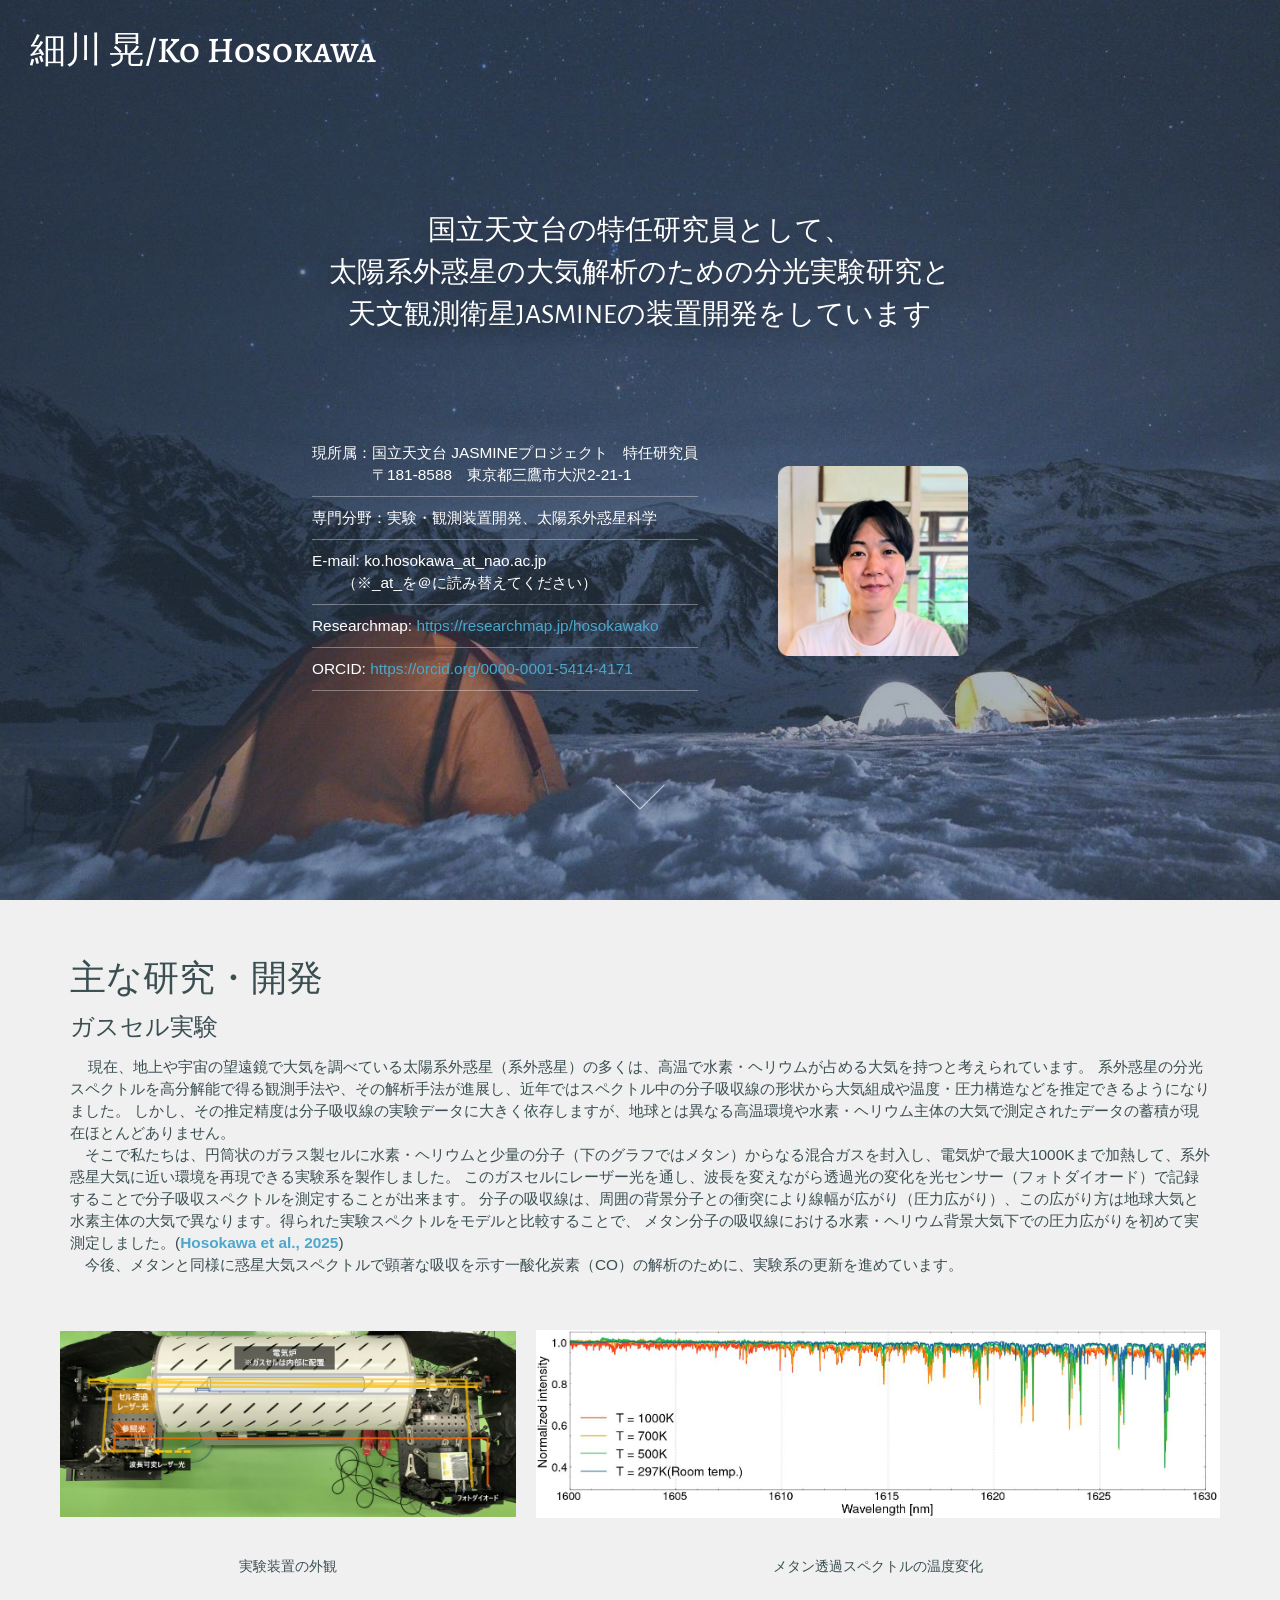
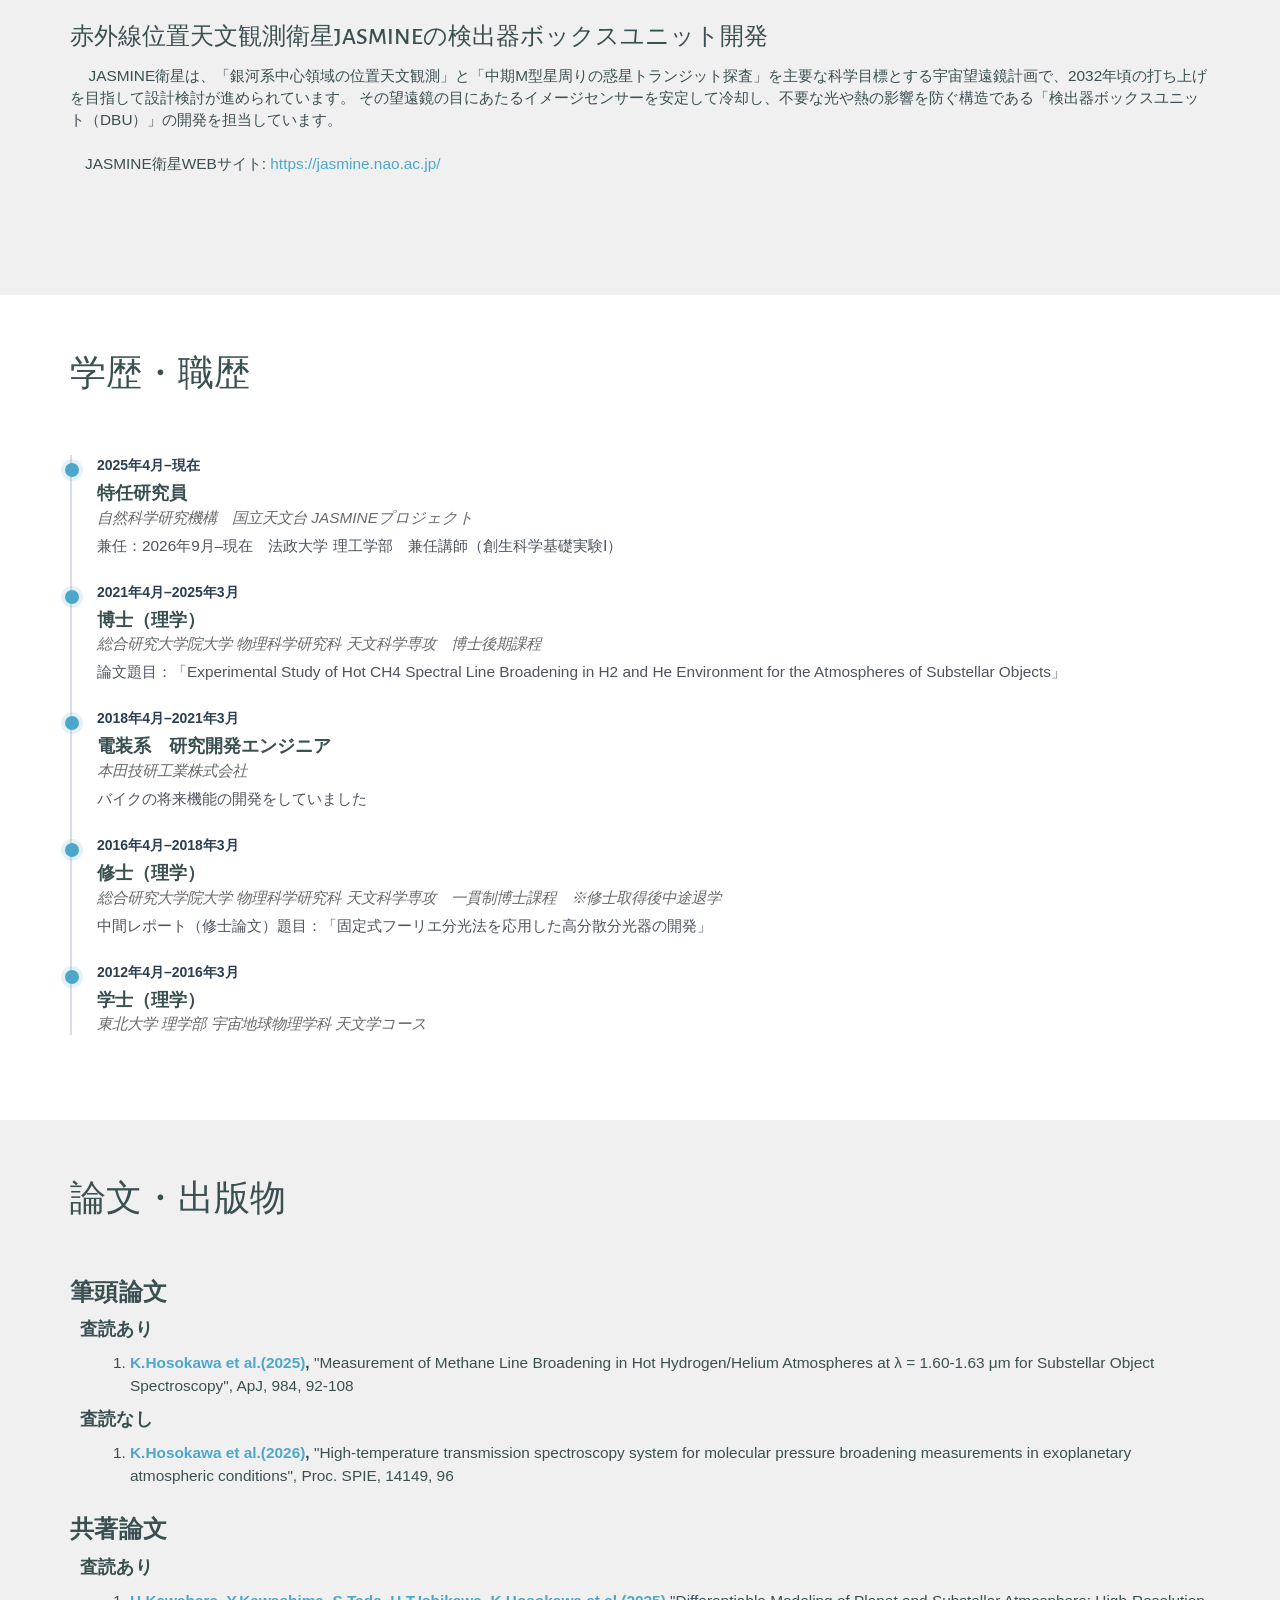
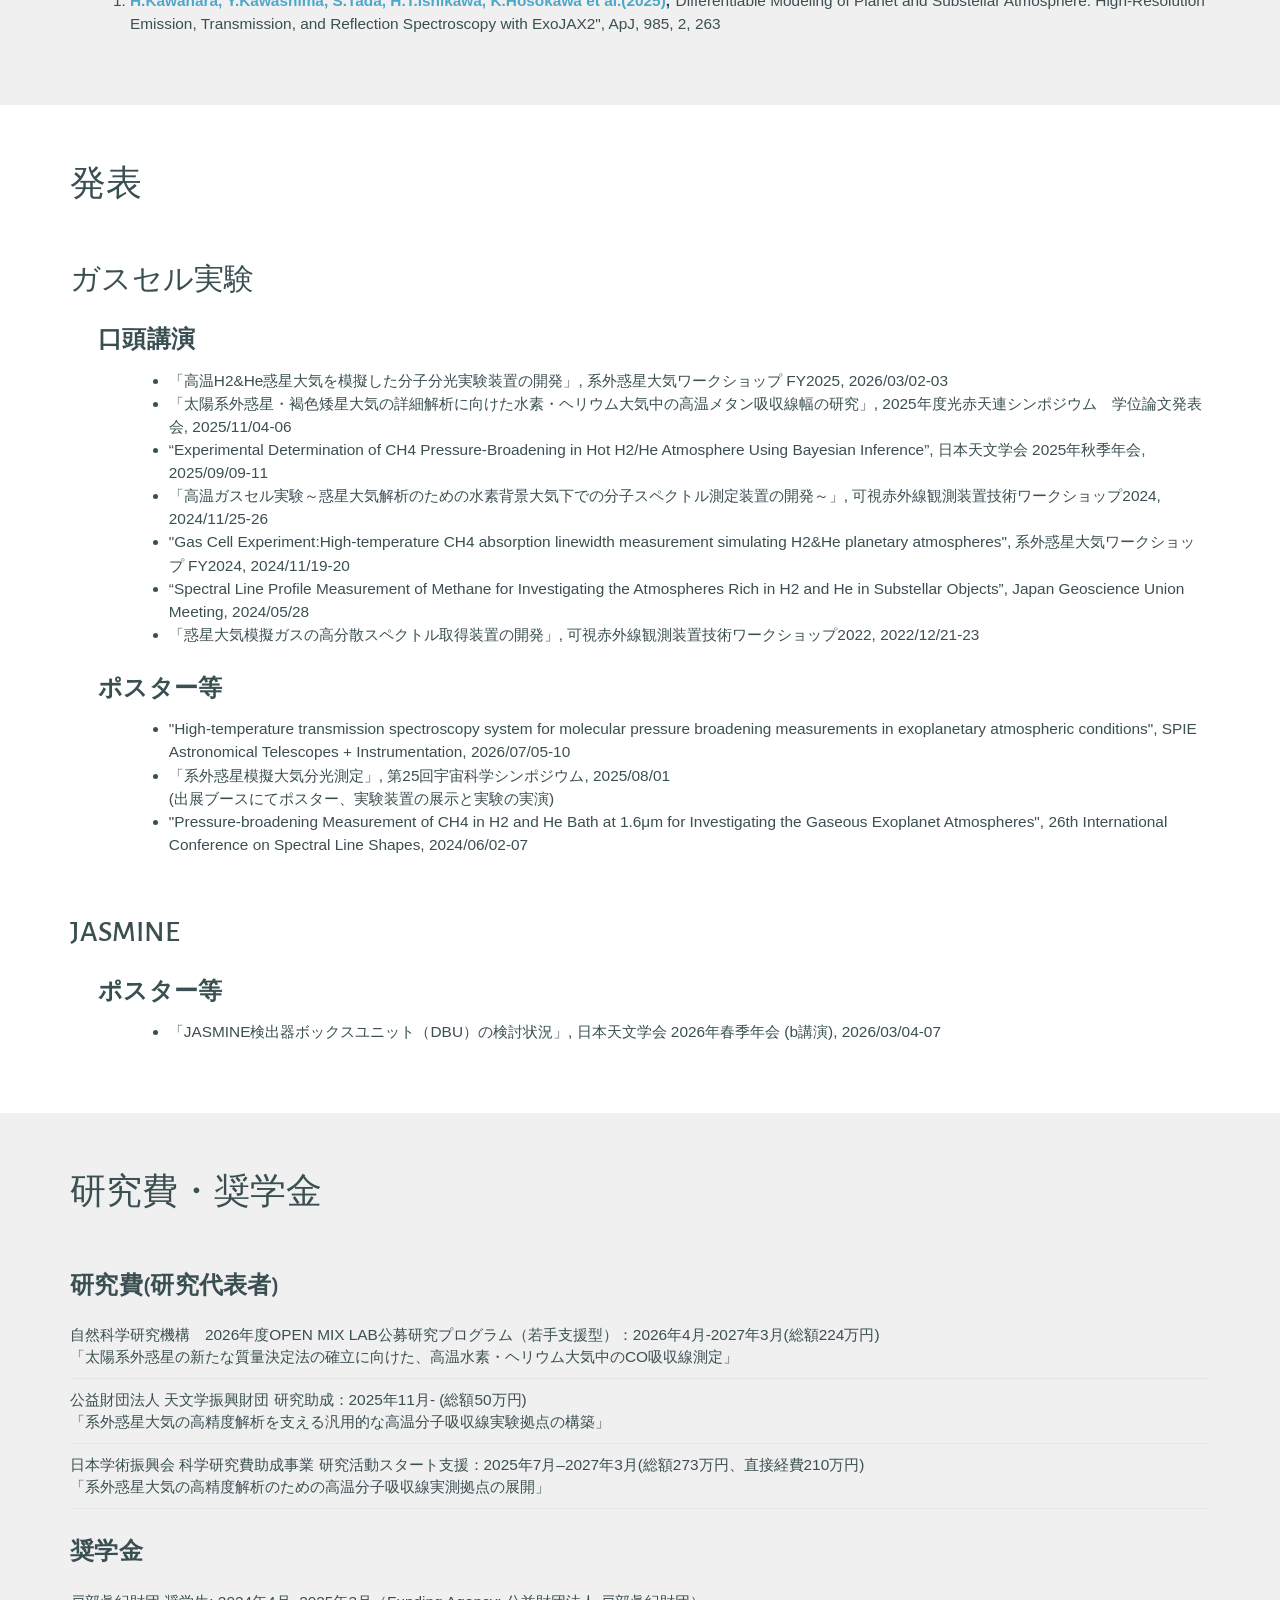
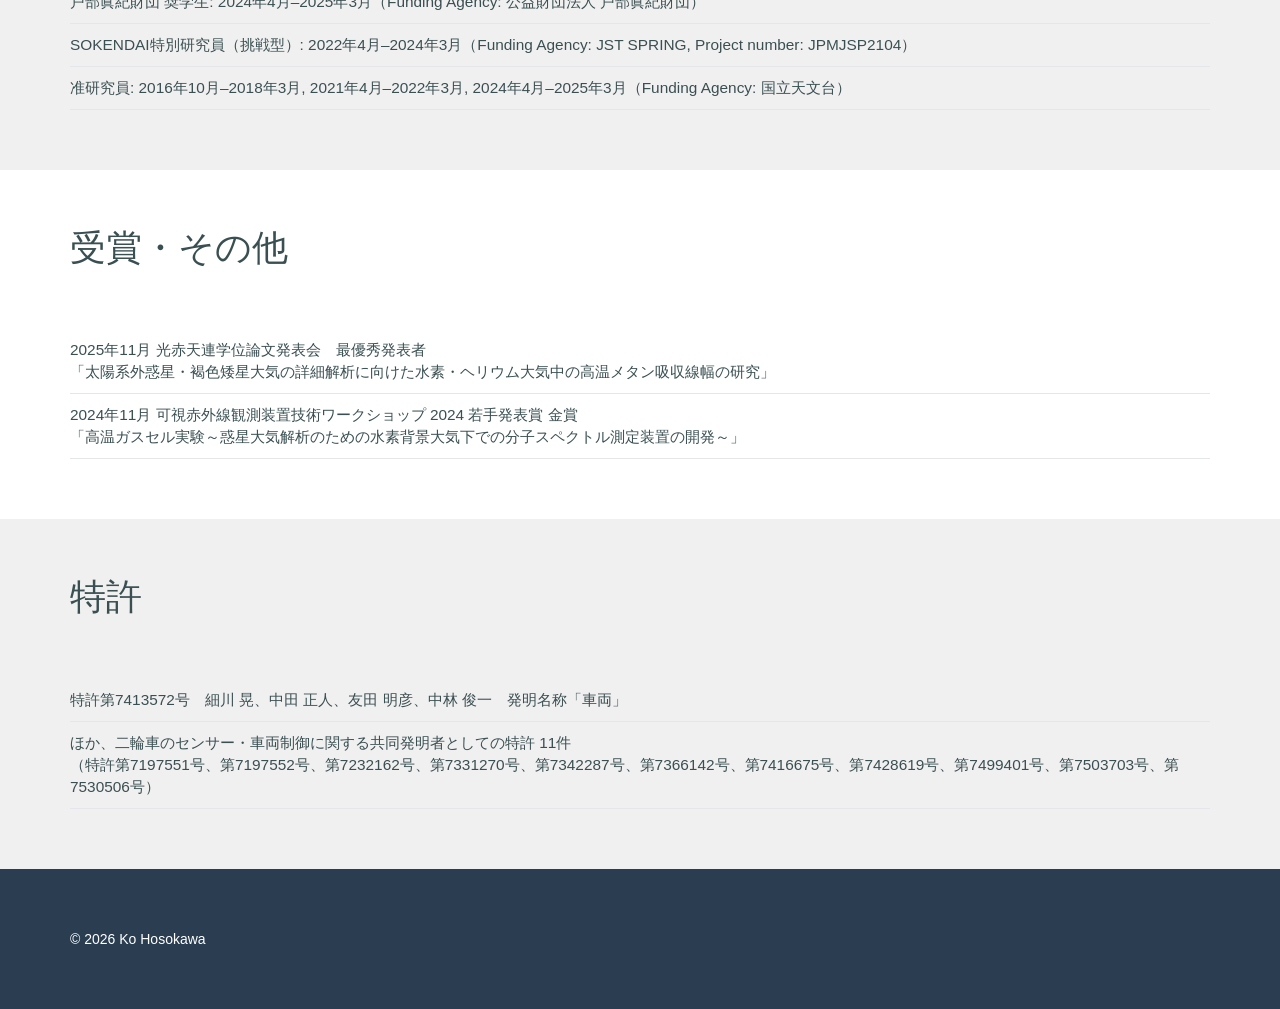
<file: index.html>
<!DOCTYPE html>
<!--[if IE 7 ]><html class="ie ie7 lte9 lte8 lte7" lang="en-US"><![endif]-->
<!--[if IE 8]><html class="ie ie8 lte9 lte8" lang="en-US"><![endif]-->
<!--[if IE 9]><html class="ie ie9 lte9" lang="en-US"><![endif]-->
<!--[if (gt IE 9)|!(IE)]><!-->
<html class="noIE" lang="en-US">
<!--<![endif]-->
	<head>
		<title>Ko Hosokawa</title>

		<!-- meta -->
		<meta http-equiv="X-UA-Compatible" content="IE=edge">
		<meta http-equiv="Content-Type" content="text/html; charset=UTF-8"/>
		<meta name="viewport" content="width=device-width, initial-scale = 1.0, maximum-scale=1.0, user-scalable=no"/>
		
		<!-- google fonts -->
		<link rel="stylesheet" href="https://fonts.googleapis.com/css?family=PT+Sans">
		<link rel="stylesheet" href="https://fonts.googleapis.com/css?family=Droid+Serif:regular,bold"/>
		<link rel="stylesheet" href="https://fonts.googleapis.com/css?family=Alegreya+Sans:regular,italic,bold,bolditalic"/>
		<link rel="stylesheet" href="https://fonts.googleapis.com/css?family=Nixie+One:regular,italic,bold,bolditalic"/>
		<link rel="stylesheet" href="https://fonts.googleapis.com/css?family=Alegreya+SC:regular,italic,bold,bolditalic"/>
		
		<!-- css -->
		<link rel="stylesheet" href="assets/css/bootstrap.min.css">
		<link rel="stylesheet" href="assets/css/font-awesome.min.css">
		<link rel="stylesheet" href="assets/css/style.css" media="screen"/>

		<!-- HTML5 shim and Respond.js IE8 support of HTML5 elements and media queries -->
		<!--[if lt IE 9]>
			<script src="assets/js/html5shiv.js"></script>
			<script src="assets/js/respond.js"></script>
		<![endif]-->

		<!--[if IE 8]>
	    	<script src="assets/js/selectivizr.js"></script>
	    <![endif]-->
	</head>
	
	<body>

		<div id="wrapper">
			
			<div id="header" class="content-block header-wrapper">
				<div class="header-wrapper-inner">
					<section class="top clearfix">
						<div class="pull-left">
							<h1><a class="logo">細川 晃/Ko Hosokawa</a></h1>
						</div>
						<!-- <div class="pull-right lang-switch">
							<a class="flag-link active" href="index.html" aria-label="日本語ページ">JP</a>
							<a class="flag-link" href="en.html" aria-label="English page">EN</a>
						</div> -->
					</section>
					<section class="center hero">
						<div id="profile" class="hero-profile container text-center">
							<!-- <div class="hero-avatar">
								<img src="assets/images/testimonial_11-190x190.jpg" alt="Profile photo">
							</div> -->
							<div class="slogan">
								国立天文台の特任研究員として、<br>太陽系外惑星の大気解析のための分光実験研究と<br>天文観測衛星JASMINEの装置開発をしています
							</div>
							<div class="hero-profile-details">
								<ul class="lined-list hero-profile-list">
									<li>現所属：国立天文台 JASMINEプロジェクト　特任研究員<br>
									　　　　〒181-8588　東京都三鷹市大沢2-21-1</li>
									<li>専門分野：実験・観測装置開発、太陽系外惑星科学</li>
									<li>E-mail: ko.hosokawa_at_nao.ac.jp<br>
										　　（※_at_を＠に読み替えてください）</li>
									<li>Researchmap: <a href="https://researchmap.jp/hosokawako" target="_blank" rel="noopener">https://researchmap.jp/hosokawako</a></li>
									<li>ORCID: <a href="https://orcid.org/0000-0001-5414-4171" target="_blank" rel="noopener">https://orcid.org/0000-0001-5414-4171</a></li>
								</ul>
								<img class="hero-profile-photo" src="assets/images/20260726-selfie-square2.png" alt="プロフィール写真">
							</div>
							
						</div>
					</section>
					
<section class="bottom">
						<a id="scrollToContent" href="#research">
							<img src="assets/images/arrow_down.png">
						</a>
					</section>
				</div>
			</div><!-- header -->

			<div class="content-block cv-section" id="research">
				<div class="container">
					<header class="block-heading cleafix">
						<h1>主な研究・開発</h1>
						<h3>ガスセル実験</h3>
					</header>
					<p class="indent-text">現在、地上や宇宙の望遠鏡で大気を調べている太陽系外惑星（系外惑星）の多くは、高温で水素・ヘリウムが占める大気を持つと考えられています。
						系外惑星の分光スペクトルを高分解能で得る観測手法や、その解析手法が進展し、近年ではスペクトル中の分子吸収線の形状から大気組成や温度・圧力構造などを推定できるようになりました。
						しかし、その推定精度は分子吸収線の実験データに大きく依存しますが、地球とは異なる高温環境や水素・ヘリウム主体の大気で測定されたデータの蓄積が現在ほとんどありません。<br>
						　そこで私たちは、円筒状のガラス製セルに水素・ヘリウムと少量の分子（下のグラフではメタン）からなる混合ガスを封入し、電気炉で最大1000Kまで加熱して、系外惑星大気に近い環境を再現できる実験系を製作しました。
						このガスセルにレーザー光を通し、波長を変えながら透過光の変化を光センサー（フォトダイオード）で記録することで分子吸収スペクトルを測定することが出来ます。
						分子の吸収線は、周囲の背景分子との衝突により線幅が広がり（圧力広がり）、この広がり方は地球大気と水素主体の大気で異なります。得られた実験スペクトルをモデルと比較することで、
						メタン分子の吸収線における水素・ヘリウム背景大気下での圧力広がりを初めて実測定しました。(<strong><a href="https://iopscience.iop.org/article/10.3847/1538-4357/adc455" target="_blank" rel="noopener">Hosokawa et al., 2025</a></strong>)<br>
						　今後、メタンと同様に惑星大気スペクトルで顕著な吸収を示す一酸化炭素（CO）の解析のために、実験系の更新を進めています。</p>

						
						<div class="experiment-images">
							<figure class="experiment-item experiment-item-setup">
								<img class="Experimental-setup" src="assets/images/Gascell-overview_fig_HP.png" alt="ガスセル実験系">
								<figcaption class="experiment-caption">実験装置の外観</figcaption>
							</figure>
							<figure class="experiment-item experiment-item-spectra">
								<img class="CH4-spectra" src="assets/images/240703_w1600-1630_r00025_CH4VMR01-5path_T300-1000K_VSTemp_overlay.jpg" alt="取得スペクトル">
								<figcaption class="experiment-caption">メタン透過スペクトルの温度変化</figcaption>
							</figure>
						</div>

						<div class="spacer-lg"></div>

						<h3>赤外線位置天文観測衛星JASMINEの検出器ボックスユニット開発</h3>
						<p class="indent-text">JASMINE衛星は、「銀河系中心領域の位置天文観測」と「中期M型星周りの惑星トランジット探査」を主要な科学目標とする宇宙望遠鏡計画で、2032年頃の打ち上げを目指して設計検討が進められています。
							その望遠鏡の目にあたるイメージセンサーを安定して冷却し、不要な光や熱の影響を防ぐ構造である「検出器ボックスユニット（DBU）」の開発を担当しています。<br><br>
						　JASMINE衛星WEBサイト: <a href="https://jasmine.nao.ac.jp/" target="_blank" rel="noopener">https://jasmine.nao.ac.jp/</a></p>
					<section class="block-body">
					</section>
				</div>
			</div>

			<div class="content-block cv-section alt" id="background">
				<div class="container">
					<header class="block-heading cleafix">
						<h1>学歴・職歴</h1>
					</header>
					<section class="block-body">
						<div class="cv-timeline">
							<div class="cv-item">
								<div class="cv-year">2025年4月–現在</div>
								<div class="cv-content">
									<div class="cv-title">特任研究員</div>
									<div class="cv-meta">自然科学研究機構　国立天文台 JASMINEプロジェクト</div>
									<p class="cv-note">兼任：2026年9月–現在　法政大学 理工学部　兼任講師（創生科学基礎実験Ⅰ）</p>
								</div>
							</div>
							<div class="cv-item">
								<div class="cv-year">2021年4月–2025年3月</div>
								<div class="cv-content">
									<div class="cv-title">博士（理学）</div>
									<div class="cv-meta">総合研究大学院大学 物理科学研究科 天文科学専攻　博士後期課程</div>
									<p class="cv-note">論文題目：「Experimental Study of Hot CH4 Spectral Line Broadening in H2 and He Environment for the Atmospheres of Substellar Objects」</p>
								</div>
							</div>
							<div class="cv-item">
								<div class="cv-year">2018年4月–2021年3月</div>
								<div class="cv-content">
									<div class="cv-title">電装系　研究開発エンジニア</div>
									<div class="cv-meta">本田技研工業株式会社</div>
									<p class="cv-note">バイクの将来機能の開発をしていました</p>
								</div>
							</div>
							<div class="cv-item">
								<div class="cv-year">2016年4月–2018年3月</div>
								<div class="cv-content">
									<div class="cv-title">修士（理学）</div>
									<div class="cv-meta">総合研究大学院大学 物理科学研究科 天文科学専攻　一貫制博士課程　※修士取得後中途退学</div>
									<p class="cv-note">中間レポート（修士論文）題目：「固定式フーリエ分光法を応用した高分散分光器の開発」</p>
								</div>
							</div>
							<div class="cv-item">
								<div class="cv-year">2012年4月–2016年3月</div>
								<div class="cv-content">
									<div class="cv-title">学士（理学）</div>
									<div class="cv-meta">東北大学 理学部 宇宙地球物理学科 天文学コース</div>
									<p class="cv-note"></p>
								</div>
							</div>
						</div>
					</section>
				</div>
			</div>

			<div class="content-block cv-section" id="publications">
				<div class="container">
					<header class="block-heading cleafix">
						<h1>論文・出版物</h1>
					</header>
					<section class="block-body">
						<h3 class="section-subtitle">筆頭論文</h3>
						<h4 class="publication-review-subtitle">査読あり</h4>
						<ol class="pub-list">
							<li><span class="pub-title"><strong><a href="https://iopscience.iop.org/article/10.3847/1538-4357/adc455" target="_blank" rel="noopener">K.Hosokawa et al.(2025)</a></strong>,</span> "Measurement of Methane Line Broadening in Hot Hydrogen/Helium Atmospheres at λ = 1.60-1.63 μm for Substellar Object Spectroscopy", ApJ, 984, 92-108<br></li>
						</ol>

						<h4 class="publication-review-subtitle">査読なし</h4>
						<ol class="pub-list">
							<li><span class="pub-title"><strong><a href="https://www.spiedigitallibrary.org/conference-proceedings-of-spie/14149/3102176/High-temperature-transmission-spectroscopy-system-for-molecular-pressure-broadening-measurements/10.1117/12.3102176.full" target="_blank" rel="noopener">K.Hosokawa et al.(2026)</a></strong>,</span> "High-temperature transmission spectroscopy system for molecular pressure broadening measurements in exoplanetary atmospheric conditions", Proc. SPIE, 14149, 96</li>
						</ol>

						<h3 class="section-subtitle">共著論文</h3>
						<h4 class="publication-review-subtitle">査読あり</h4>
						<ol class="pub-list">
							<li><span class="pub-title"><a href="https://doi.org/10.3847/1538-4357/adcba2" target="_blank" rel="noopener">H.Kawahara, Y.Kawashima, S.Tada, H.T.Ishikawa, <b>K.Hosokawa</b> et al.(2025)</a>,</span>"Differentiable Modeling of Planet and Substellar Atmosphere: High-Resolution Emission, Transmission, and Reflection Spectroscopy with ExoJAX2", ApJ, 985, 2, 263</li>
						</ol>
					</section>
				</div>
			</div>

			<div class="content-block cv-section alt" id="presentations">
				<div class="container">
					<header class="block-heading cleafix">
						<h1>発表</h1>
					</header>
					
					<section class="block-body">
						<h2>ガスセル実験</h2>
						<div style="margin-left: 2em;">
							<h3 class="section-subtitle">口頭講演</h3>

							<ul class="pub-list" style="margin-left: 2em;">
								<li>「高温H2&He惑星大気を模擬した分子分光実験装置の開発」, 系外惑星大気ワークショップ FY2025, 2026/03/02-03</li>
								<li>「太陽系外惑星・褐色矮星大気の詳細解析に向けた水素・ヘリウム大気中の高温メタン吸収線幅の研究」, 2025年度光赤天連シンポジウム　学位論文発表会, 2025/11/04-06</li>
								<li>“Experimental Determination of CH4 Pressure-Broadening in Hot H2/He Atmosphere Using Bayesian Inference”, 日本天文学会 2025年秋季年会, 2025/09/09-11</li>
								<li>「高温ガスセル実験～惑星大気解析のための水素背景大気下での分子スペクトル測定装置の開発～」, 可視赤外線観測装置技術ワークショップ2024, 2024/11/25-26</li>
								<li>"Gas Cell Experiment:High-temperature CH4 absorption linewidth measurement simulating H2&He planetary atmospheres", 系外惑星大気ワークショップ FY2024, 2024/11/19-20</li>
								<li>“Spectral Line Profile Measurement of Methane for Investigating the Atmospheres Rich in H2 and He in Substellar Objects”, Japan Geoscience Union Meeting, 2024/05/28</li>
								<li>「惑星大気模擬ガスの高分散スペクトル取得装置の開発」, 可視赤外線観測装置技術ワークショップ2022, 2022/12/21-23</li>
							</ul>

							<h3 class="section-subtitle">ポスター等</h3>

							<ul class="pub-list" style="margin-left: 2em;">
								<li>"High-temperature transmission spectroscopy system for molecular pressure broadening measurements in exoplanetary atmospheric conditions", SPIE Astronomical Telescopes + Instrumentation, 2026/07/05-10</li>
								<li>「系外惑星模擬大気分光測定」, 第25回宇宙科学シンポジウム, 2025/08/01<br>
								(出展ブースにてポスター、実験装置の展示と実験の実演)</li>
								<li>"Pressure-broadening Measurement of CH4 in H2 and He Bath at 1.6μm for Investigating the Gaseous Exoplanet Atmospheres", 26th International Conference on Spectral Line Shapes, 2024/06/02-07</li>
							</ul>
						</div>
					</section>

					<section class="block-body"></section>
						<h2>JASMINE</h2>
						<div style="margin-left: 2em;">
							<h3 class="section-subtitle">ポスター等</h3>
							<ul class="pub-list" style="margin-left: 2em;">
								<li>「JASMINE検出器ボックスユニット（DBU）の検討状況」, 日本天文学会 2026年春季年会 (b講演), 2026/03/04-07 </li>
							</ul>
						</div>
					</section>
				</div>
			</div>

			<div class="content-block cv-section" id="grants">
				<div class="container">
					<header class="block-heading cleafix">
						<h1>研究費・奨学金</h1>
					</header>
					<section class="block-body">
						<h3 class="section-subtitle">研究費(研究代表者)</h3>
						<ul class="lined-list">
							<li>自然科学研究機構　2026年度OPEN MIX LAB公募研究プログラム（若手支援型）：2026年4月-2027年3月(総額224万円)<br>
								「太陽系外惑星の新たな質量決定法の確立に向けた、高温水素・ヘリウム大気中のCO吸収線測定」</li>
							<li>公益財団法人 天文学振興財団 研究助成：2025年11月- (総額50万円)<br>
								「系外惑星大気の高精度解析を支える汎用的な高温分子吸収線実験拠点の構築」</li>
							<li>日本学術振興会 科学研究費助成事業 研究活動スタート支援：2025年7月–2027年3月(総額273万円、直接経費210万円)<br>
								「系外惑星大気の高精度解析のための高温分子吸収線実測拠点の展開」</li>
						</ul>

						<h3 class="section-subtitle">奨学金</h3>
						<ul class="lined-list">
							<li>戸部眞紀財団 奨学生: 2024年4月–2025年3月（Funding Agency: 公益財団法人 戸部眞紀財団）</li>
							<li>SOKENDAI特別研究員（挑戦型）: 2022年4月–2024年3月（Funding Agency: JST SPRING, Project number: JPMJSP2104）</li>
							<li>准研究員: 2016年10月–2018年3月, 2021年4月–2022年3月, 2024年4月–2025年3月（Funding Agency: 国立天文台）</li>
							
						</ul>
					</section>
				</div>
			</div>

			<div class="content-block cv-section alt" id="awards">
				<div class="container">
					<header class="block-heading cleafix">
						<h1>受賞・その他</h1>
					</header>
					<section class="block-body">
						<ul class="lined-list">
							<li>2025年11月 光赤天連学位論文発表会　最優秀発表者<br>
							「太陽系外惑星・褐色矮星大気の詳細解析に向けた水素・ヘリウム大気中の高温メタン吸収線幅の研究」</li>
							<li>2024年11月 可視赤外線観測装置技術ワークショップ 2024 若手発表賞 金賞<br>
								「高温ガスセル実験～惑星大気解析のための水素背景大気下での分子スペクトル測定装置の開発～」
							</li>
							
							
						</ul>
					</section>
				</div>
			</div>

			<div class="content-block cv-section" id="patents">
				<div class="container">
					<header class="block-heading cleafix">
						<h1>特許</h1>
					</header>
					<section class="block-body">
						<ul class="lined-list">
							<li>特許第7413572号　細川 晃、中田 正人、友田 明彦、中林 俊一　発明名称「車両」</li>
							<li>ほか、二輪車のセンサー・車両制御に関する共同発明者としての特許 11件<br>
								（特許第7197551号、第7197552号、第7232162号、第7331270号、第7342287号、第7366142号、第7416675号、第7428619号、第7499401号、第7503703号、第7530506号）</li>
						</ul>
					</section>
				</div>
			</div>

			<div class="content-block" id="footer">
				<div class="container">
					<div class="row">
						<div class="col-xs-6">&copy; 2026 Ko Hosokawa</div>
					</div>
				</div>
			</div><!-- #footer -->


		</div><!--/#wrapper-->




		<script src="assets/js/jquery-2.1.3.min.js"></script>
		<script src="assets/js/jquery-migrate-1.2.1.min.js"></script>
		<script src="assets/js/bootstrap.min.js"></script>
		<script src="assets/js/jquery.actual.min.js"></script>
		<script src="assets/js/jquery.scrollTo.min.js"></script>
		<script src="assets/js/script.js"></script>

	</body>
</html>
</file>
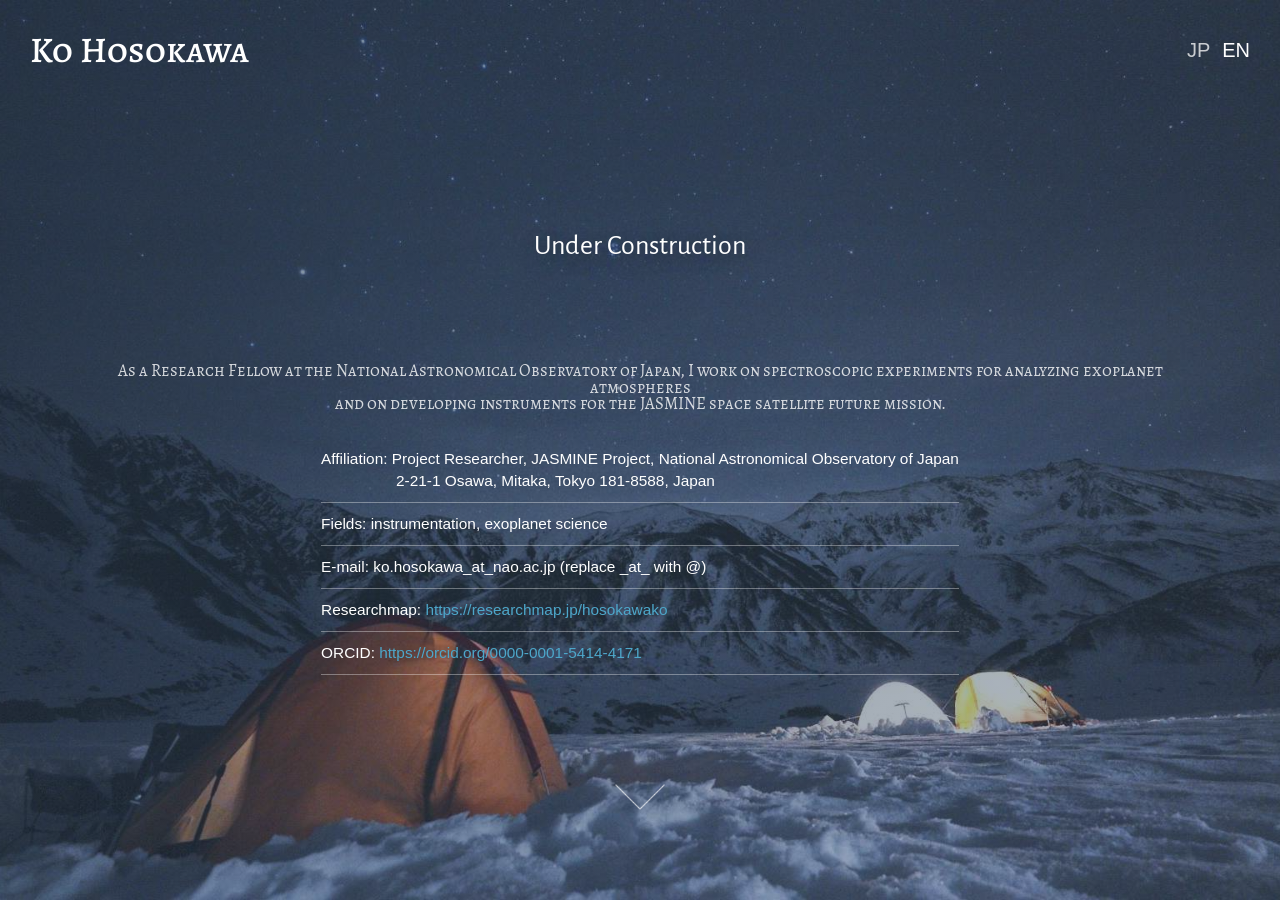
<file: en.html>
<!DOCTYPE html>
<!--[if IE 7 ]><html class="ie ie7 lte9 lte8 lte7" lang="en-US"><![endif]-->
<!--[if IE 8]><html class="ie ie8 lte9 lte8" lang="en-US"><![endif]-->
<!--[if IE 9]><html class="ie ie9 lte9" lang="en-US"><![endif]-->
<!--[if (gt IE 9)|!(IE)]><!-->
<html class="noIE" lang="en-US">
<!--<![endif]-->
	<head>
		<title>Ko Hosokawa | CV</title>

		<meta http-equiv="X-UA-Compatible" content="IE=edge">
		<meta http-equiv="Content-Type" content="text/html; charset=UTF-8"/>
		<meta name="viewport" content="width=device-width, initial-scale = 1.0, maximum-scale=1.0, user-scalable=no"/>
		
		<link rel="stylesheet" href="https://fonts.googleapis.com/css?family=PT+Sans">
		<link rel="stylesheet" href="https://fonts.googleapis.com/css?family=Droid+Serif:regular,bold"/>
		<link rel="stylesheet" href="https://fonts.googleapis.com/css?family=Alegreya+Sans:regular,italic,bold,bolditalic"/>
		<link rel="stylesheet" href="https://fonts.googleapis.com/css?family=Nixie+One:regular,italic,bold,bolditalic"/>
		<link rel="stylesheet" href="https://fonts.googleapis.com/css?family=Alegreya+SC:regular,italic,bold,bolditalic"/>
		
		<link rel="stylesheet" href="assets/css/bootstrap.min.css">
		<link rel="stylesheet" href="assets/css/font-awesome.min.css">
		<link rel="stylesheet" href="assets/css/style.css" media="screen"/>
	</head>
	
	<body>
		<div id="wrapper">
			
			<div id="header" class="content-block header-wrapper">
				<div class="header-wrapper-inner">
					<section class="top clearfix">
						<div class="pull-left">
							<h1><a class="logo">Ko Hosokawa</a></h1>
						</div>
						<div class="pull-right lang-switch">
							<a class="flag-link" href="index.html" aria-label="日本語ページ">JP</a>
							<a class="flag-link active" href="en.html" aria-label="English page">EN</a>
						</div>
					</section>
					<section class="center hero">
						<div id="profile" class="hero-profile container text-center">
							<div class="slogan">
							Under Construction
							</div>
							<div class="secondary-slogan">
								As a Research Fellow at the National Astronomical Observatory of Japan, I work on spectroscopic experiments for analyzing exoplanet atmospheres<br>
								and on developing instruments for the JASMINE space satellite future mission.
							</div>
							<ul class="lined-list hero-profile-list">
								<li>Affiliation: Project Researcher, JASMINE Project, National Astronomical Observatory of Japan<br>
								　　　　　2-21-1 Osawa, Mitaka, Tokyo 181-8588, Japan</li>
								<li>Fields: instrumentation, exoplanet science</li>
								<li>E-mail: ko.hosokawa_at_nao.ac.jp (replace _at_ with @)</li>
								<li>Researchmap: <a href="https://researchmap.jp/hosokawako" target="_blank" rel="noopener">https://researchmap.jp/hosokawako</a></li>
								<li>ORCID: <a href="https://orcid.org/0000-0001-5414-4171" target="_blank" rel="noopener">https://orcid.org/0000-0001-5414-4171</a></li>
							</ul>
						</div>
					</section>
					
					<section class="bottom">
						<a id="scrollToContent" href="#background">
							<img src="assets/images/arrow_down.png" alt="Scroll down">
						</a>
					</section>
				</div>
			</div><!-- header -->

			<!-- <div class="content-block cv-section" id="research">
				<div class="container">
					<header class="block-heading cleafix">
						<h1>Main Research &amp; Development</h1>
						<h3>Gas-Cell Spectroscopy</h3>
					</header>
					<p class="indent-text">Currently, many exoplanets being studied by ground-based and space telescopes are thought to possess hot atmospheres dominated by hydrogen and helium.
Advances in observational techniques for obtaining high-resolution spectral data of exoplanets and in their analysis methods have enabled the estimation of atmospheric composition, temperature, and pressure structures from the shapes of molecular absorption lines in the spectra in recent years.
						However, the accuracy of these estimates heavily depends on experimental data for molecular absorption lines. Currently, there is a significant lack of accumulated data measured in high-temperature environments different from Earth's, or in atmospheres dominated by hydrogen and helium.
						　Therefore, we developed an experimental system capable of recreating conditions similar to exoplanetary atmospheres. This system involves sealing a mixture of hydrogen, helium, and a small amount of molecules (methane in the graph below) into a cylindrical glass cell and heating it in an electric furnace up to 1000K.
						By passing laser light through this gas cell and recording changes in transmitted light with a photodiode sensor while varying the wavelength, we can measure molecular absorption spectra.
                        Molecular absorption lines broaden due to collisions with background molecules (pressure broadening), and this broadening differs between Earth's atmosphere and hydrogen-dominant atmospheres. By comparing the obtained experimental spectra with models,
						we have for the first time experimentally measured the pressure broadening of methane molecular absorption lines under hydrogen and helium background atmospheres. (Hosokawa et al., 2025)
We are currently updating the experimental setup to analyze carbon monoxide (CO), which, like methane, exhibits prominent absorption in planetary atmospheric spectra.</p>

					<div class="row">
						<div class="col-sm-6">
							<img class="Experimental-setup" src="assets/images/Gascell-overview_fig_HP.png" alt="Gas cell experimental setup">
						</div>
						<div class="col-sm-6">
							<img class="CH4-spectra" src="assets/images/240703_w1600-1630_r00025_CH4VMR01-5path_T300-1000K_VSTemp_overlay.jpg" alt="CH4 spectra">
						</div>
					</div>

					<div class="spacer-lg"></div>

					<h3>Detector Box Unit for the JASMINE Infrared Astrometry Satellite</h3>
					<p class="indent-text">JASMINE is an infrared astrometry mission targeting the Galactic center region and mid-period M-dwarf planet transits, aiming for launch around 2032. I develop the Detector Box Unit (DBU) that houses and cools the focal plane detector while shielding stray light and heat.</p>
					<p class="indent-text">JASMINE mission site: <a href="https://jasmine.nao.ac.jp/" target="_blank" rel="noopener">https://jasmine.nao.ac.jp/</a></p>
					<div class="text-center research-image-wrapper">
						<a href="https://www.isas.jaxa.jp/missions/spacecraft/future/jasmine.html" target="_blank" rel="noopener">
							<img class="JASMINE" src="assets/images/JASMINE_main4.jpg" alt="JASMINE satellite">
						</a>
					</div>
					<section class="block-body">
					</section>
				</div>
			</div>

			<div class="content-block cv-section alt" id="background">
				<div class="container">
					<header class="block-heading cleafix">
						<h1>Education &amp; Work</h1>
					</header>
					<section class="block-body">
						<div class="cv-timeline">
							<div class="cv-item">
								<div class="cv-year">Apr 2025 – Present</div>
								<div class="cv-content">
									<div class="cv-title">Project Researcher</div>
									<div class="cv-meta">National Astronomical Observatory of Japan, JASMINE Project</div>
									<p class="cv-note">Concurrent appointment: Sep 2026 – Present, Adjunct Lecturer, Hosei University (Experiments of Fundamental Sciences I)</p>
								</div>
							</div>
							<div class="cv-item">
								<div class="cv-year">Apr 2021 – Mar 2025</div>
								<div class="cv-content">
									<div class="cv-title">Ph.D. in Science</div>
									<div class="cv-meta">SOKENDAI (Graduate University for Advanced Studies), Astronomy</div>
									<p class="cv-note">Thesis: “Experimental Study of Hot CH<sub>4</sub> Spectral Line Broadening in H<sub>2</sub> and He Environment for the Atmospheres of Substellar Objects”</p>
								</div>
							</div>
							<div class="cv-item">
								<div class="cv-year">Apr 2018 – Mar 2021</div>
								<div class="cv-content">
									<div class="cv-title">R&amp;D Engineer (Electrical Systems)</div>
									<div class="cv-meta">Honda Motor Co., Ltd.</div>
									<p class="cv-note">Developed electrical systems for motorcycles</p>
								</div>
							</div>
							<div class="cv-item">
								<div class="cv-year">Apr 2016 – Mar 2018</div>
								<div class="cv-content">
									<div class="cv-title">M.Sc. (Science), withdrew after completion</div>
									<div class="cv-meta">SOKENDAI, Astronomy</div>
									<p class="cv-note"></p>
								</div>
							</div>
							<div class="cv-item">
								<div class="cv-year">Apr 2012 – Mar 2016</div>
								<div class="cv-content">
									<div class="cv-title">B.Sc. (Science)</div>
									<div class="cv-meta">Tohoku University, Department of Geophysics</div>
									<p class="cv-note"></p>
								</div>
							</div>
						</div>
					</section>
				</div>
			</div>

			<div class="content-block cv-section" id="publications">
				<div class="container">
					<header class="block-heading cleafix">
						<h1>Publications</h1>
					</header>
					<section class="block-body">
						<h3 class="section-subtitle">First-Author</h3>
						<h4 class="publication-review-subtitle">Peer-Reviewed</h4>
						<ol class="pub-list">
							<li><span class="pub-title">Measurement of Methane Line Broadening in Hot Hydrogen/Helium Atmospheres at λ = 1.60–1.63 μm for Substellar Object Spectroscopy</span>, ApJ 984, 92–108, 2025 (Hosokawa et al.)</li>
						</ol>

						<h4 class="publication-review-subtitle">Non-Peer-Reviewed</h4>
						<ol class="pub-list">
							<li><a href="https://www.spiedigitallibrary.org/conference-proceedings-of-spie/14149/3102176/High-temperature-transmission-spectroscopy-system-for-molecular-pressure-broadening-measurements/10.1117/12.3102176.full" target="_blank" rel="noopener"><span class="pub-title">High-temperature transmission spectroscopy system for molecular pressure broadening measurements in exoplanetary atmospheric conditions</span></a>, Proc. SPIE 14149, 96, 2026 (Hosokawa et al.)</li>
						</ol>

						<h3 class="section-subtitle">Co-Author</h3>
						<h4 class="publication-review-subtitle">Peer-Reviewed</h4>
						<ol class="pub-list">
							<li><span class="pub-title">Differentiable Modeling of Planet and Substellar Atmosphere: High-Resolution Emission, Transmission, and Reflection Spectroscopy with ExoJAX2</span>, ApJ 985, 2, 263, 2025 (Kawahara, Kawashima, Tada, Ishikawa, <b>Hosokawa</b>, et al.)</li>
						</ol>
					</section>
				</div>
			</div>

			<div class="content-block cv-section alt" id="presentations">
				<div class="container">
					<header class="block-heading cleafix">
						<h1>Presentations</h1>
					</header>
					<section class="block-body">
						<h3 class="section-subtitle">Oral</h3>
						<ul class="pub-list">
							<li>High-temperature CH<sub>4</sub> line broadening in H<sub>2</sub>/He for exoplanet/brown dwarf atmospheres, Optical &amp; Infrared Astronomy Symposium (thesis session), 2025/11</li>
							<li>Experimental Determination of CH<sub>4</sub> Pressure-Broadening in Hot H<sub>2</sub>/He Atmosphere Using Bayesian Inference, Astronomical Society of Japan Autumn Meeting, 2025/09</li>
							<li>High-Temperature Gas Cell Experiment: Molecular Spectra in H<sub>2</sub>-Dominated Atmospheres for Exoplanet Studies, Visible-Infrared Instrumentation Workshop 2024, 2024/11</li>
							<li>Spectral Line Profile Measurement of Methane for Investigating Atmospheres Rich in H<sub>2</sub> and He, Japan Geoscience Union Meeting, 2024/05</li>
						</ul>

						<h3 class="section-subtitle">Poster</h3>
						<ul class="pub-list">
							<li>Optical measurements in simulated exoplanet atmospheres, 25th Space Science Symposium (with booth poster), 2025/08</li>
							<li>Pressure-broadening Measurement of CH<sub>4</sub> in H<sub>2</sub>/He at 1.6 μm for Gaseous Exoplanet Atmospheres, 26th International Conference on Spectral Line Shapes, 2024/06</li>
						</ul>
					</section>
				</div>
			</div>

			<div class="content-block cv-section" id="grants">
				<div class="container">
					<header class="block-heading cleafix">
						<h1>Grants &amp; Fellowships</h1>
					</header>
					<section class="block-body">
						<h3 class="section-subtitle">Grants (PI)</h3>
						<ul class="lined-list">
							<li>Astronomy Promotion Foundation Research Grant, Nov 2025 (total 500k JPY)<br>“Building a versatile high-temperature molecular absorption experiment platform for precise exoplanet atmospheric analyses”</li>
							<li>JSPS KAKENHI, Research Activity Start-up, Jul 2025 – Mar 2027 (total 2.73M JPY; direct 2.10M)<br>“Expanding experimental foundations for high-temperature molecular absorption to refine exoplanet atmospheric analysis”</li>
						</ul>

						<h3 class="section-subtitle">Fellowships</h3>
						<ul class="lined-list">
							<li>Tobe Maki Foundation Scholarship: Apr 2024 – Mar 2025</li>
							<li>SOKENDAI Fellowship (Challenger Type): Apr 2022 – Mar 2024 (JST SPRING, JPMJSP2104)</li>
							<li>Junior Research Associate: Oct 2016 – Mar 2018; Apr 2021 – Mar 2022; Apr 2024 – Mar 2025 (NAOJ)</li>
						</ul>
					</section>
				</div>
			</div>

			<div class="content-block cv-section alt" id="awards">
				<div class="container">
					<header class="block-heading cleafix">
						<h1>Awards</h1>
					</header>
					<section class="block-body">
						<ul class="lined-list">
							<li>Best Presentation, Optical &amp; Infrared Astronomy Symposium (Thesis Session), 2025/11</li>
							<li>Gold Prize, Young Researcher Award, Visible-Infrared Instrumentation Workshop 2024, 2024/11</li>
						</ul>
					</section>
				</div>
			</div>

			<div class="content-block cv-section" id="patents">
				<div class="container">
					<header class="block-heading cleafix">
						<h1>Patents</h1>
					</header>
					<section class="block-body">
						<ul class="lined-list">
							<li>Patent 7413572: Akira Hosokawa, Masato Nakata, Akihiko Tomoda, Shunichi Nakabayashi, “Vehicle”</li>
							<li>11 co-inventor patents on motorcycle sensors and vehicle control<br>
								(Patent Nos. 7197551, 7197552, 7232162, 7331270, 7342287, 7366142, 7416675, 7428619, 7499401, 7503703, 7530506)</li>
						</ul>
					</section>
				</div>
			</div>

			<div class="content-block" id="footer">
				<div class="container">
					<div class="row">
						<div class="col-xs-6">&copy; 2026 Ko Hosokawa</div>
					</div>
				</div>
			</div>#footer -->


		</div><!--/#wrapper-->




		<script src="assets/js/jquery-2.1.3.min.js"></script>
		<script src="assets/js/jquery-migrate-1.2.1.min.js"></script>
		<script src="assets/js/bootstrap.min.js"></script>
		<script src="assets/js/jquery.actual.min.js"></script>
		<script src="assets/js/jquery.scrollTo.min.js"></script>
		<script src="assets/js/script.js"></script>

	</body>
</html>
</file>
<file: assets/css/style.css>
/* ///////////////////////////////////////////////////////////////////// 
//  01 - Global 
/////////////////////////////////////////////////////////////////////*/

* {outline: none !important;}

::selection {
	background-color: #475B6F;
	color: #fff;
}

html {
	-webkit-font-smoothing: antialiased;
	text-rendering: optimizeLegibility;
	-webkit-text-size-adjust: none;
	-ms-text-size-adjust: none;
	overflow-y: scroll;
	scroll-behavior: smooth;
}

body {
	color: #6a6a6a;	
	background: #f1f0f0;
}

p {margin: 0 0 20px 0;	}

img {
	max-width: 100%;
	height: auto;
}

a {
	text-decoration: none;
	outline: none;
}

a{	
	color: #4da7ca;
	-o-transition: all .4s;
	-ms-transition: all .4s;
	-moz-transition: all .4s;
	-webkit-transition: all .4s;
	transition: all .4s;
}

a:hover {
	color: #4290ae;	
}


h1, h2, h3, h4, h5, h6{		
	margin: 0 0 15px 0;	
	color: #3A4F52;
	font-family: 'Alegreya Sans';
}

.btn{border-radius: 0;}
.btn-o {
    border: 1px solid #3A4F52;
    color: #3A4F52;
}
.btn-o:hover {
    background: #3A4F52;
    color: white;
}
.btn.btn-o-white {
    border: 1px solid white;
    color: white;
	background: transparent;
}
.btn.btn-o-white:hover {
	background: white;
	color: #6a6a6a;
}
.hero-actions .btn {
	margin: 0 10px 10px 0;
}


/*////////////////////////////////////////////////////////////////////////
//  01.5 - CV layout
///////////////////////////////////////////////////////////////////////*/

.cv-section {
	background: #f8f9fb;
	color: #3A4F52;
}
.cv-section.alt {
	background: #ffffff;
}

.block-heading p {
	max-width: 760px;
	color: #5a6670;
}

.lined-list {
	list-style: none;
	padding-left: 0;
	margin: 0;
	font-size: 1.1em;
}
.lined-list li {
	padding: 10px 0;
	border-bottom: 1px solid #e3e7eb;
}

.cv-timeline {
	border-left: 2px solid #d8dee4;
	padding-left: 25px;
}
.cv-item {
	position: relative;
	margin-bottom: 25px;
}
.cv-item:before {
	content: '';
	position: absolute;
	left: -32px;
	top: 8px;
	width: 14px;
	height: 14px;
	background: #4da7ca;
	border-radius: 50%;
	box-shadow: 0 0 0 4px rgba(77,167,202,0.15);
}
.cv-year {
	font-weight: 700;
	color: #2B3E51;
	margin-bottom: 6px;
}
.cv-title {
	font-size: 18px;
	font-weight: 700;
}
.cv-meta {
	color: #6a6a6a;
	font-style: italic;
	margin-bottom: 6px;
	font-size: 1.1em;
}
.cv-note {
	margin-bottom: 0;
	color: #4c5560;
	font-size: 1.1em;
}

.section-subtitle {
	margin-top: 30px;
	font-weight: 700;
	letter-spacing: 0.3px;
}

.publication-review-subtitle {
	margin: 14px 0 10px 10px;
	font-weight: 700;
	letter-spacing: 0.2px;
}

.pub-list {
	margin-left: 20px;
	line-height: 1.5em;
	font-size: 1.1em;
}
.pub-list.unstyled {
	list-style: none;
	margin-left: 0;
	padding-left: 0;
}
.pub-title {
	font-weight: 700;
	color: #2B3E51;
}
.pub-venue {
	color: #6a6a6a;
}

/* Keep the gas cell setup and spectra images the same height while preserving aspect ratios */
.experiment-images {
	display: flex;
	gap: 20px;
	align-items: center;
	justify-content: center;
	flex-wrap: nowrap;
	width: 100%;
}
.experiment-item {
	display: flex;
	flex-direction: column;
	align-items: center;
	margin: 0;
}
.experiment-item-setup {
	flex: 0 0 40%;
	max-width: 40%;
}
.experiment-item-spectra {
	flex: 0 0 60%;
	max-width: 60%;
}
.Experimental-setup,
.CH4-spectra {
	height: 260px;
	max-height: 260px;
	width: auto;
	max-width: 100%;
	object-fit: contain;
	display: block;
}
.experiment-caption {
	margin-top: 2px;
	font-size: 1em;
	color: inherit;
	text-align: center;
}

@media (max-width: 768px) {
	.experiment-images {
		flex-wrap: wrap;
	}
	.experiment-item {
		flex: 0 0 100%;
		max-width: 100%;
	}
	.Experimental-setup,
	.CH4-spectra {
		height: 220px;
		max-height: 220px;
	}
}

.section-subsubtitle {
	margin-top: 20px;
	font-size: 15px;
	font-weight: 700;
	letter-spacing: 0.3px;
	color: #2B3E51;
}

.cv-tiles {
	list-style: none;
	padding-left: 0;
	margin: 0;
	display: grid;
	grid-template-columns: repeat(auto-fit, minmax(260px, 1fr));
	grid-gap: 15px;
}
.cv-tiles li {
	background: #ffffff;
	border: 1px solid #e3e7eb;
	padding: 18px;
	box-shadow: 0 8px 18px rgba(0,0,0,0.03);
}
.tile-label {
	font-size: 12px;
	letter-spacing: 1px;
	text-transform: uppercase;
	color: #4da7ca;
	margin-bottom: 6px;
}
.tile-title {
	font-size: 16px;
	font-weight: 700;
	color: #2B3E51;
	margin-bottom: 4px;
}
.tile-meta {
	color: #6a6a6a;
}


/*////////////////////////////////////////////////////////////////////////
//  02 - Header
///////////////////////////////////////////////////////////////////////*/

#header {	
	position: relative;
	padding: 0 !important;
}

#header.header-wrapper {
	background: url(../images/IMG_20211117_091901.jpg) no-repeat center center;
	background-size: cover;
	display: table;
	height: 100vh;
	width: 100%;
	position: relative;
	z-index: 1;
	overflow-x: hidden; 
}
#header.header-wrapper:after {
	content: '';
	position: absolute;
	top: 0;
	left: 0;
	right: 0;
	bottom: 0;
	background: linear-gradient(135deg, rgba(43,62,81,0.6), rgba(71,91,111,0.4));
	z-index: 0;
}

@media screen and (max-width: 767px) and (orientation: landscape) {
    #header.header-wrapper {
		height: auto;
		min-height: 100vh;
		padding: 0px; 
	} 
}

#header.header-wrapper .header-wrapper-inner {
    display: table-cell;
    text-align: center;
    vertical-align: middle;
    position: relative;
    z-index: 2;
}

#header .top {
	position:fixed;
	top:0;
	width: 100%;
	padding: 30px;
	height: auto;
	z-index: 500;
	-o-transition: all .5s;
	-ms-transition: all .5s;
	-moz-transition: all .5s;
	-webkit-transition: all .5s;	
	transition: all .5s;		
}

#header .top.solid {
    background: #475B6F;
    padding-top: 15px;
    padding-bottom: 15px;
}

#header .top h1{
	margin-bottom: 0;
}
#header .top.solid .toggleDrawer i {
    padding-top: 8px;
}
#header .lang-switch {
	padding-top: 6px;
}
.flag-link {
	display: inline-block;
	margin-left: 8px;
	font-size: 20px;
	color: white;
	text-decoration: none;
	opacity: 0.75;
}
.flag-link:hover, .flag-link.active {
	opacity: 1;
}

#header .logo, #header .toggleDrawer{
	font-family: 'Alegreya SC';
	color: white;
}

#header .slogan{
	font-size: 2em;
	margin-bottom: 15px;
	line-height: 1.5em;
	font-family: 'Alegreya Sans';
	color: white;
	text-shadow: 0 6px 18px rgba(0,0,0,0.35);
}
/* Smaller, clearer sizing when the profile is shown in the hero */
.hero-profile .slogan {
	font-size: 2em;
}
#header .hero-profile .slogan {
	margin-bottom: 96px;
}

#header .secondary-slogan{
	font-size: 1.6em;
	color: rgba(255,255,255,.5);
	line-height: 1em;
	font-family: 'Alegreya SC';
}
#header .hero {
	padding: 20px;
}
#header .hero .secondary-slogan {
	margin-bottom: 15px;
	color: rgba(255,255,255,0.8);
	font-size: 1.2em;
	font-family: 'Alegreya SC';
}
.hero-profile .lined-list li {
	color: white;
	border-color: rgba(255,255,255,0.35);
}
.hero-profile-list {
	display: inline-block;
	text-align: left;
	margin-top: 10px;
}
.hero-profile-details {
	display: flex;
	align-items: center;
	justify-content: center;
	gap: 80px;
	width: 100%;
}
.hero-profile-details .hero-profile-list {
	flex: 0 1 auto;
	min-width: 0;
	width: auto;
	margin: 0;
}
.hero-profile-photo {
	display: block;
	flex: 0 1 auto;
	width: 22%;
	max-width: 190px;
	height: auto;
	margin: 0;
}
.hero-avatar {
	display: inline-block;
	border-radius: 50%;
	padding: 6px;
	background: rgba(255,255,255,0.2);
	box-shadow: 0 10px 30px rgba(0,0,0,0.25);
}
.hero-avatar img {
	width: 190px;
	max-width: 100%;
	border-radius: 50%;
	border: 3px solid rgba(255,255,255,0.8);
}
.research-image {
	width: 100%;
	height: 260px;
	object-fit: cover;
	border: 4px solid #e3e7eb;
	box-shadow: 0 12px 24px rgba(0,0,0,0.08);
	margin-bottom: 20px;
}
.indent-text {
	text-indent: 1.2em;
	margin-bottom: 18px;
	font-size: 1.1em;
}
.spacer-lg {
	height: 48px;
}
.research-image-wrapper {
	margin-top: 10px;
}
@media (max-width: 767px) {
	.research-image {
		height: 200px;
	}
}
.JASMINE {
	width: 60%;
	height: auto;
	max-width: 1000px;
}

#header .bottom {
    bottom: 10%;
	display: block;
	position: absolute;
	width: 100%;
	z-index: 3;
}
#header .bottom a img {
    width: 50px;
}
#header .bottom a {
    opacity: 0.7;
}
#header .bottom a:hover {
    opacity: 1;
}


/*////////////////////////////////////////////////////////////////////////
//  03 - Drawer with menu
///////////////////////////////////////////////////////////////////////*/


/*////////////////////////////////////////////////////////////////////////
//  04 - Parallax styles
///////////////////////////////////////////////////////////////////////*/

.content-block{
	background:transparent no-repeat center center fixed;
	-webkit-background-size:100%;
	-moz-background-size:100%;
	-o-background-size:100%;
	background-size:100%;
	background-size:cover;
	-webkit-background-size:cover;
	-moz-background-size:cover;
	-o-background-size:cover;
	overflow:hidden;
	padding: 60px 0;
}
.parallax{
	padding: 80px 0;
}

.block-body {
	margin-top: 60px;
}

#services {
	background-image: url(../images/traffic.jpg);
	color: white;
}
#parallax {
	background-image: url(../images/blue_mac2.jpg);
	color: white;
}
#contact {
	background-image: url(../images/newsletter-bg.png);
	color: white;
	background-color: #405162;
}
#parallax h1{
	margin-bottom: 60px;
	color: white;
}




/*////////////////////////////////////////////////////////////////////////
//  05 - Recent works
///////////////////////////////////////////////////////////////////////*/

.recent-work {
    width: 100%;
    padding-bottom: 27%;
    background: #C3C9CC;
    display: table;
    text-align: center;
    vertical-align: middle;
    padding-top: 27%;
    background-size: 100%;
    background-repeat: no-repeat;
    background-position: center;
    position: relative;
    margin-bottom: 30px;
}

.recent-work span{
	margin-top: -18px;
	opacity: 0;
	position: relative;
	z-index: 1;
}
.recent-work:before {
    background: rgba(2, 56, 58, 0.7);
    height: 100%;
    width: 100%;
    position: absolute;
    left: 0;
    top: 0;
    content: '';
    opacity: 0;
    -o-transition: all .2s;
	-ms-transition: all .2s;
	-moz-transition: all .2s;
	-webkit-transition: all .2s;
	transition: all .2s;
}
.recent-work:hover {
    background-size: 200%;
    background-position: center;
}
.recent-work:hover:before, .recent-work:hover span {
    opacity: 1;
}





/*////////////////////////////////////////////////////////////////////////
//  06 - Services
///////////////////////////////////////////////////////////////////////*/

#services h1, #services h2{
	color: white;
}
.service i {
    font-size: 60px;
}
.service {
    padding: 0 25px;
}




/*////////////////////////////////////////////////////////////////////////
//  07 - Blog
///////////////////////////////////////////////////////////////////////*/


#blog .blog-post img {
    margin-bottom: 20px;
}
#blog .date {
    margin-bottom: 15px;
    font-style: italic;
}


/*////////////////////////////////////////////////////////////////////////
//  08 - Testimonials
///////////////////////////////////////////////////////////////////////*/


#testimonials{
	text-align: center;
}
#testimonials .testimonial > img {
    border-radius: 100%;
    margin-bottom: 15px;
}
#testimonials .testimonial {
	padding: 25px;
}


/*////////////////////////////////////////////////////////////////////////
//  09 - Contact
///////////////////////////////////////////////////////////////////////*/


#contact{
	color: white;
}
#contact h1{color: white}

.form-control-white {
    background: transparent;
    color: white;
}

.form-control-white::-webkit-input-placeholder { /* WebKit browsers */
    color:    white;
}
.form-control-white:-moz-placeholder { /* Mozilla Firefox 4 to 18 */
    color:    white;
    opacity:  1;
}
.form-control-white::-moz-placeholder { /* Mozilla Firefox 19+ */
    color:    white;
    opacity:  1;
}
.form-control-white:-ms-input-placeholder { /* Internet Explorer 10+ */
    color:    white;
}


/*////////////////////////////////////////////////////////////////////////
//  10 - Footer
///////////////////////////////////////////////////////////////////////*/


#footer{ background: #2B3E51; color: white;}



/*////////////////////////////////////////////////////////////////////////
//  11 - Responsive styles
///////////////////////////////////////////////////////////////////////*/

@media (max-width: 991px) {
	.content-block {
		padding: 50px 0;
	}
	.block-body {
		margin-top: 40px;
	}
	#header .top {
		padding: 20px;
	}
	#header .slogan {
		font-size: 1.8em;
	}
	#header .secondary-slogan {
		font-size: 1.1em;
	}
}


@media (max-width: 767px){
	#header .bottom {
		bottom: 8px;
	}
	#header .bottom a img {
		width: 32px;
	}

	.blog-post {
		margin-bottom: 40px;
	}

	.recent-work {
		background-position: center;
	}

	.recent-work:before {
		opacity: 1;
	}

	.recent-work span {
		opacity: 1;
	}

	.cv-timeline {
		border-left: 2px solid #d8dee4;
		padding-left: 28px;
	}
	.cv-item {
		padding-left: 20px;
	}
	.cv-item:before {
		left: -7px;
	}
	.cv-section {
		padding: 40px 0;
	}
	.cv-tiles {
		grid-template-columns: 1fr;
	}
	.hero-actions .btn {
		width: 100%;
	}
	.content-block {
		padding: 32px 0;
		background-attachment: scroll;
	}
	.block-body {
		margin-top: 30px;
	}
	.indent-text {
		text-indent: 0;
		font-size: 1em;
	}
	#header .top {
		padding: 14px 18px;
	}
	#header .slogan {
		font-size: clamp(1.05em, 2.5vh, 1.4em);
		line-height: 1.35;
	}
	#header .hero-profile .slogan {
		margin-bottom: clamp(56px, 8vh, 80px);
	}
	#header .secondary-slogan {
		font-size: 1em;
	}
	.hero-profile-list {
		width: 100%;
		font-size: clamp(0.78em, 1.8vh, 0.95em);
	}
	.hero-profile-details {
		flex-direction: column;
		gap: clamp(32px, 4vh, 40px);
	}
	.hero-profile-details .hero-profile-list {
		width: fit-content;
		max-width: 100%;
	}
	.hero-profile .lined-list li {
		padding: clamp(3px, 0.7vh, 7px) 0;
	}
	.hero-profile-photo {
		width: 40%;
		max-height: 15vh;
		object-fit: contain;
	}
	#header.header-wrapper {
		height: 100vh;
		height: 100svh;
		min-height: 0;
	}
	#header .hero {
		padding: 64px 12px 42px;
	}
	#header .top {
		background: rgba(71,91,111,0.85);
	}
}

@media (max-width: 480px) {
	#drawer-right {
		padding: 10px 20px;
	}

	#drawer-right .nav-pills>li>a {
		font-size: 17px;
	}

	.nav-stacked>li+li {
		margin-top: 0;
	}

	.nav>li>a {
		padding: 8px 15px;
	}

	#drawer-right .social {
		margin-top: 5px;
	}

	#header {
		background-size: cover;
	}
	#header .top h1 {
		font-size: 22px;
	}
	#header .slogan {
		font-size: clamp(1em, 2.5vh, 1.3em);
	}
	.hero-profile-list {
		font-size: clamp(0.78em, 1.8vh, 0.95em);
	}
}

@media (max-width: 767px) and (max-height: 480px) {
	#header .bottom {
		display: none;
	}
	#header .hero {
		padding: 48px 10px 8px;
	}
	#header .slogan {
		font-size: 0.9em;
		line-height: 1.2;
	}
	#header .hero-profile .slogan {
		margin-bottom: 24px;
	}
	.hero-profile-details {
		gap: 12px;
	}
	.hero-profile-list {
		font-size: 0.68em;
		line-height: 1.15;
	}
	.hero-profile .lined-list li {
		padding: 2px 0;
	}
	.hero-profile-photo {
		max-height: 10vh;
	}
}
</file>
